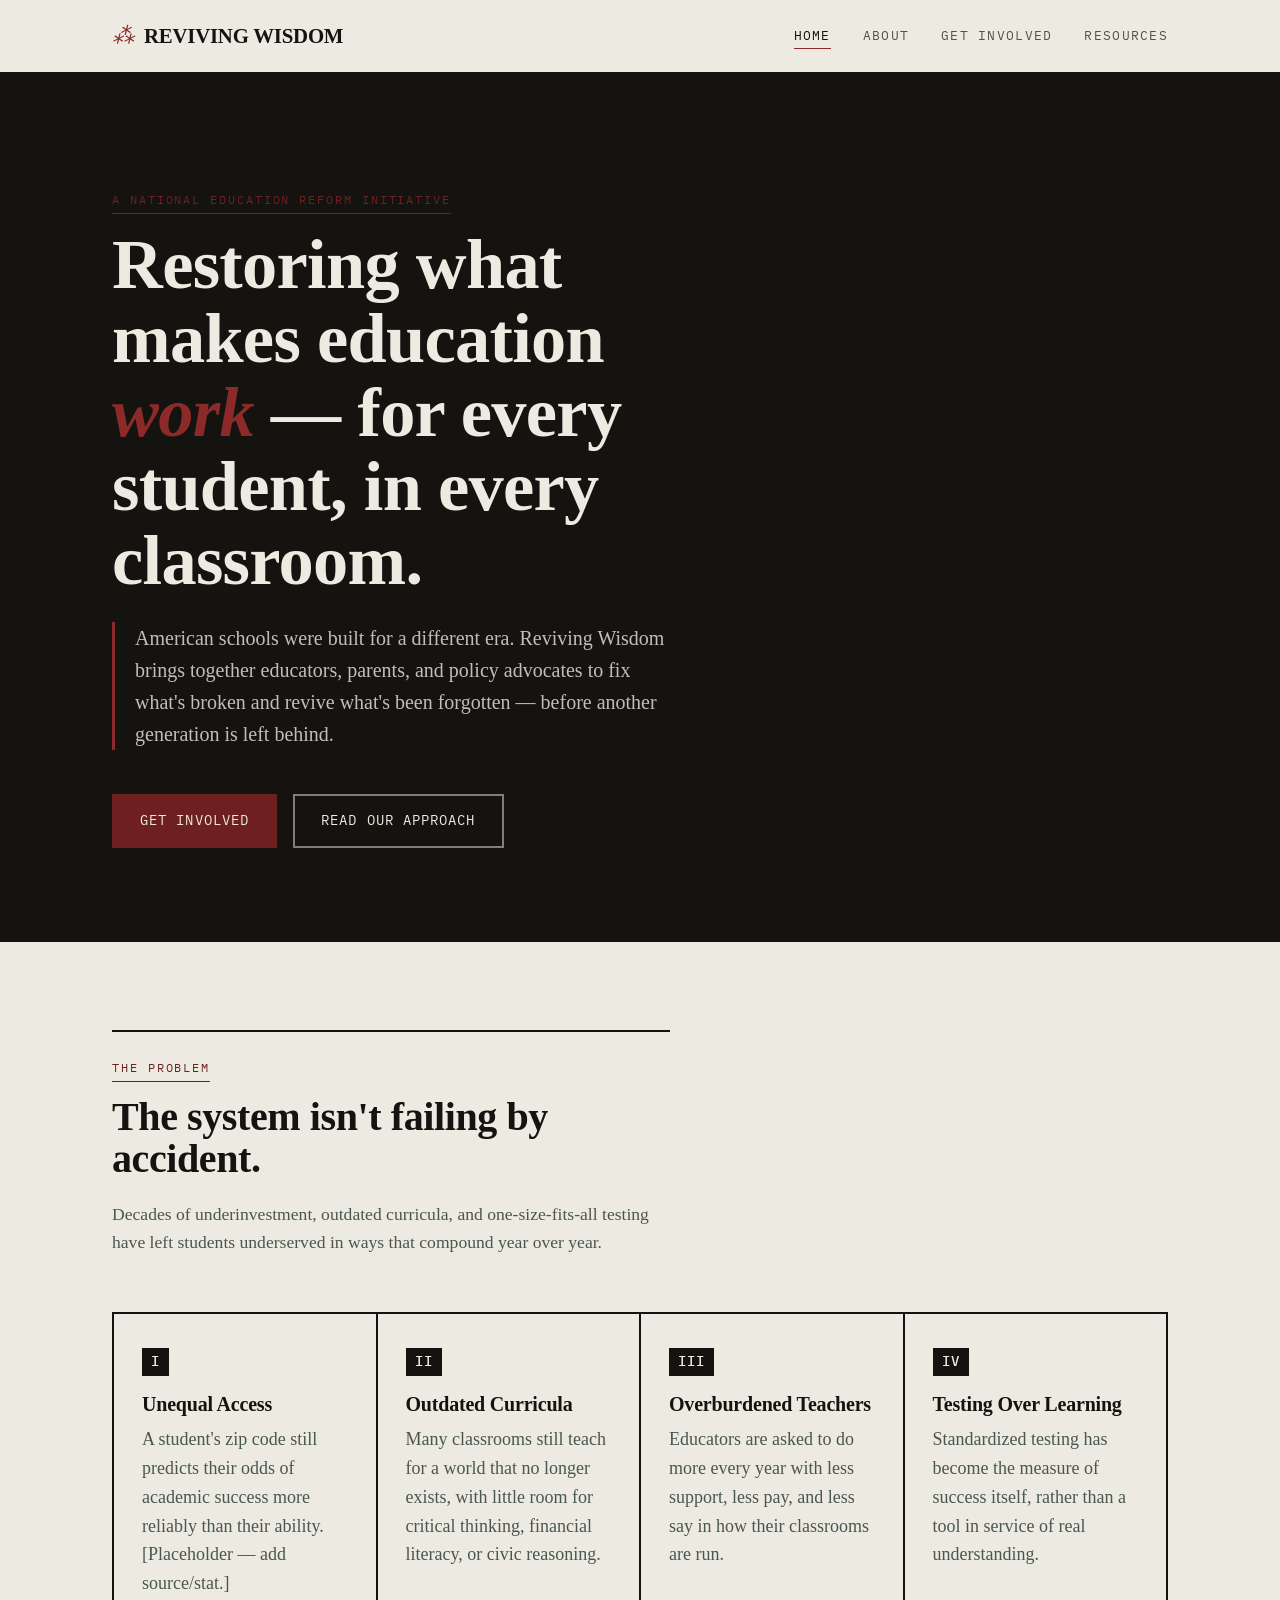
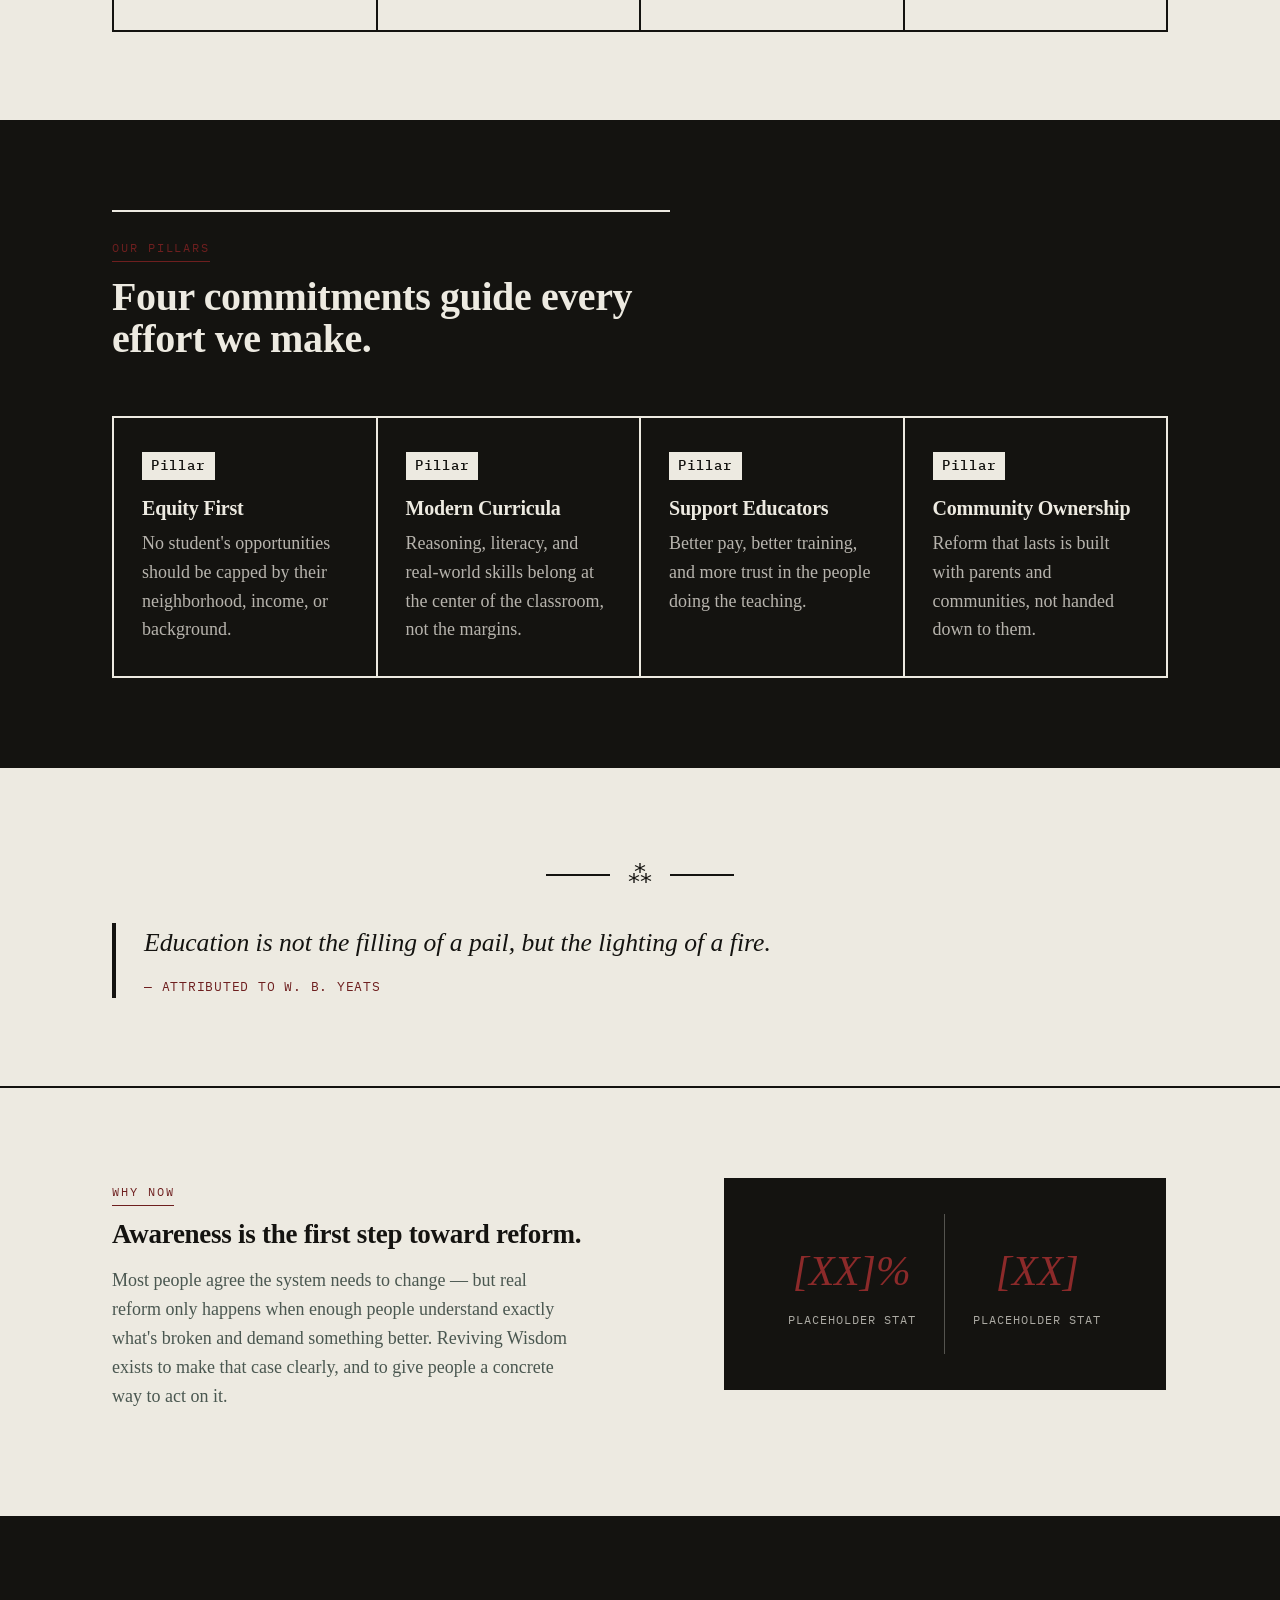
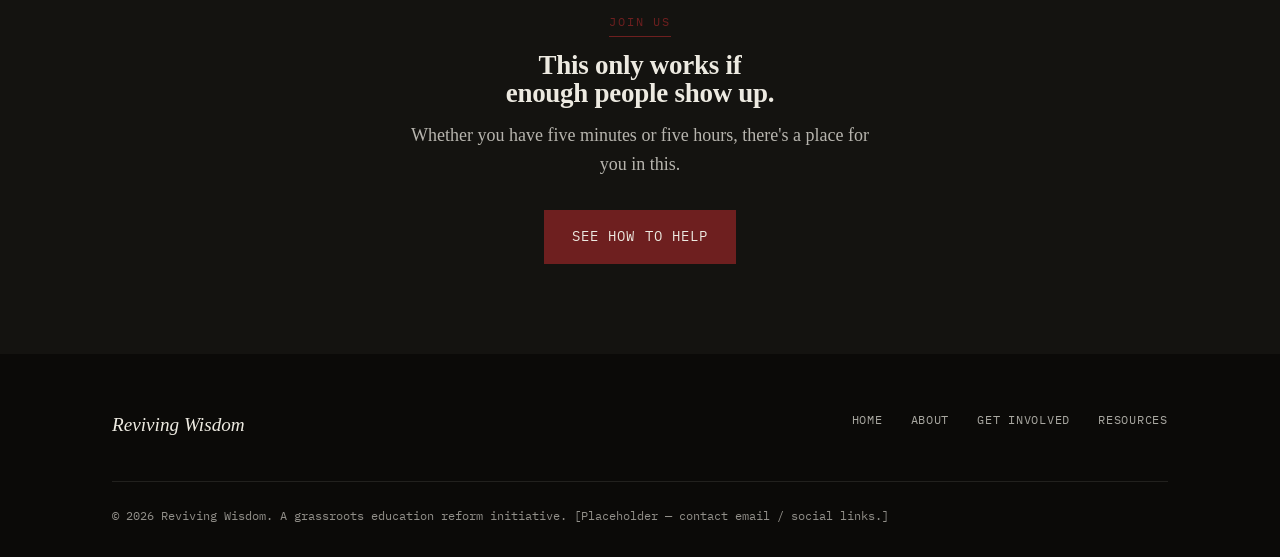
<file: index.html>
<!DOCTYPE html>
<html lang="en">
<head>
<meta charset="UTF-8">
<meta name="viewport" content="width=device-width, initial-scale=1.0">
<title>Reviving Wisdom — Reforming American Education</title>
<meta name="description" content="Reviving Wisdom is a grassroots initiative working to make the American education system more effective, equitable, and built to last.">
<link rel="preconnect" href="https://fonts.googleapis.com">
<link rel="preconnect" href="https://fonts.gstatic.com" crossorigin>
<link href="https://fonts.googleapis.com/css2?family=Old+Standard+TT:ital,wght@0,400;0,700;1,400&family=IBM+Plex+Mono:wght@400;500&display=swap" rel="stylesheet">
<link rel="stylesheet" href="styles.css">
</head>
<body>

<header class="site-header">
  <div class="wrap">
    <a href="index.html" class="brand">
      <span class="mark">⁂</span>
      <span class="name">Reviving Wisdom</span>
    </a>
    <button class="nav-toggle" aria-label="Toggle navigation" aria-expanded="false">Menu</button>
    <ul class="nav-links">
      <li><a href="index.html" class="active">Home</a></li>
      <li><a href="about.html">About</a></li>
      <li><a href="get-involved.html">Get Involved</a></li>
      <li><a href="resources.html">Resources</a></li>
    </ul>
  </div>
</header>

<main>

  <section class="hero">
    <div class="wrap">
      <span class="eyebrow">A National Education Reform Initiative</span>
      <h1>Restoring what makes education <em>work</em> — for every student, in every classroom.</h1>
      <p class="lede">American schools were built for a different era. Reviving Wisdom brings together educators, parents, and policy advocates to fix what's broken and revive what's been forgotten — before another generation is left behind.</p>
      <div class="btn-row">
        <a href="get-involved.html" class="btn btn-primary">Get Involved</a>
        <a href="about.html" class="btn btn-ghost">Read Our Approach</a>
      </div>
    </div>
  </section>

  <section>
    <div class="wrap">
      <div class="section-head">
        <span class="eyebrow">The Problem</span>
        <h2>The system isn't failing by accident.</h2>
        <p>Decades of underinvestment, outdated curricula, and one-size-fits-all testing have left students underserved in ways that compound year over year.</p>
      </div>
      <div class="grid">
        <div class="card">
          <span class="num">I</span>
          <h3>Unequal Access</h3>
          <p>A student's zip code still predicts their odds of academic success more reliably than their ability. [Placeholder — add source/stat.]</p>
        </div>
        <div class="card">
          <span class="num">II</span>
          <h3>Outdated Curricula</h3>
          <p>Many classrooms still teach for a world that no longer exists, with little room for critical thinking, financial literacy, or civic reasoning.</p>
        </div>
        <div class="card">
          <span class="num">III</span>
          <h3>Overburdened Teachers</h3>
          <p>Educators are asked to do more every year with less support, less pay, and less say in how their classrooms are run.</p>
        </div>
        <div class="card">
          <span class="num">IV</span>
          <h3>Testing Over Learning</h3>
          <p>Standardized testing has become the measure of success itself, rather than a tool in service of real understanding.</p>
        </div>
      </div>
    </div>
  </section>

  <section class="section-slate">
    <div class="wrap">
      <div class="section-head">
        <span class="eyebrow">Our Pillars</span>
        <h2>Four commitments guide every effort we make.</h2>
      </div>
      <div class="grid">
        <div class="card">
          <span class="num">Pillar</span>
          <h3>Equity First</h3>
          <p>No student's opportunities should be capped by their neighborhood, income, or background.</p>
        </div>
        <div class="card">
          <span class="num">Pillar</span>
          <h3>Modern Curricula</h3>
          <p>Reasoning, literacy, and real-world skills belong at the center of the classroom, not the margins.</p>
        </div>
        <div class="card">
          <span class="num">Pillar</span>
          <h3>Support Educators</h3>
          <p>Better pay, better training, and more trust in the people doing the teaching.</p>
        </div>
        <div class="card">
          <span class="num">Pillar</span>
          <h3>Community Ownership</h3>
          <p>Reform that lasts is built with parents and communities, not handed down to them.</p>
        </div>
      </div>
    </div>
  </section>

  <section class="section-alt">
    <div class="wrap">
      <div class="mark-divider"><span class="glyph">⁂</span></div>
      <blockquote class="pull-quote">
        Education is not the filling of a pail, but the lighting of a fire.
        <cite>— Attributed to W. B. Yeats</cite>
      </blockquote>
    </div>
  </section>

  <section>
    <div class="wrap">
      <div class="two-col">
        <div>
          <span class="eyebrow">Why Now</span>
          <h2>Awareness is the first step toward reform.</h2>
          <p style="color:#4A5750; max-width: 52ch;">Most people agree the system needs to change — but real reform only happens when enough people understand exactly what's broken and demand something better. Reviving Wisdom exists to make that case clearly, and to give people a concrete way to act on it.</p>
        </div>
        <div class="stat-row" style="background:var(--slate); padding:36px; border-radius:6px;">
          <div class="stat">
            <div class="figure">[XX]%</div>
            <div class="label">Placeholder Stat</div>
          </div>
          <div class="stat">
            <div class="figure">[XX]</div>
            <div class="label">Placeholder Stat</div>
          </div>
        </div>
      </div>
    </div>
  </section>

  <section class="section-slate">
    <div class="wrap" style="text-align:center;">
      <span class="eyebrow">Join Us</span>
      <h2 style="max-width: 20ch; margin-left:auto; margin-right:auto;">This only works if enough people show up.</h2>
      <p style="color:rgba(237,235,227,0.75); max-width:52ch; margin:0 auto 32px;">Whether you have five minutes or five hours, there's a place for you in this.</p>
      <a href="get-involved.html" class="btn btn-primary">See How to Help</a>
    </div>
  </section>

</main>

<footer class="site-footer">
  <div class="wrap">
    <div class="footer-top">
      <div class="footer-brand">Reviving Wisdom</div>
      <ul class="footer-links">
        <li><a href="index.html">Home</a></li>
        <li><a href="about.html">About</a></li>
        <li><a href="get-involved.html">Get Involved</a></li>
        <li><a href="resources.html">Resources</a></li>
      </ul>
    </div>
    <div class="footer-bottom">
      © 2026 Reviving Wisdom. A grassroots education reform initiative. [Placeholder — contact email / social links.]
    </div>
  </div>
</footer>

<script src="script.js"></script>
</body>
</html>
</file>
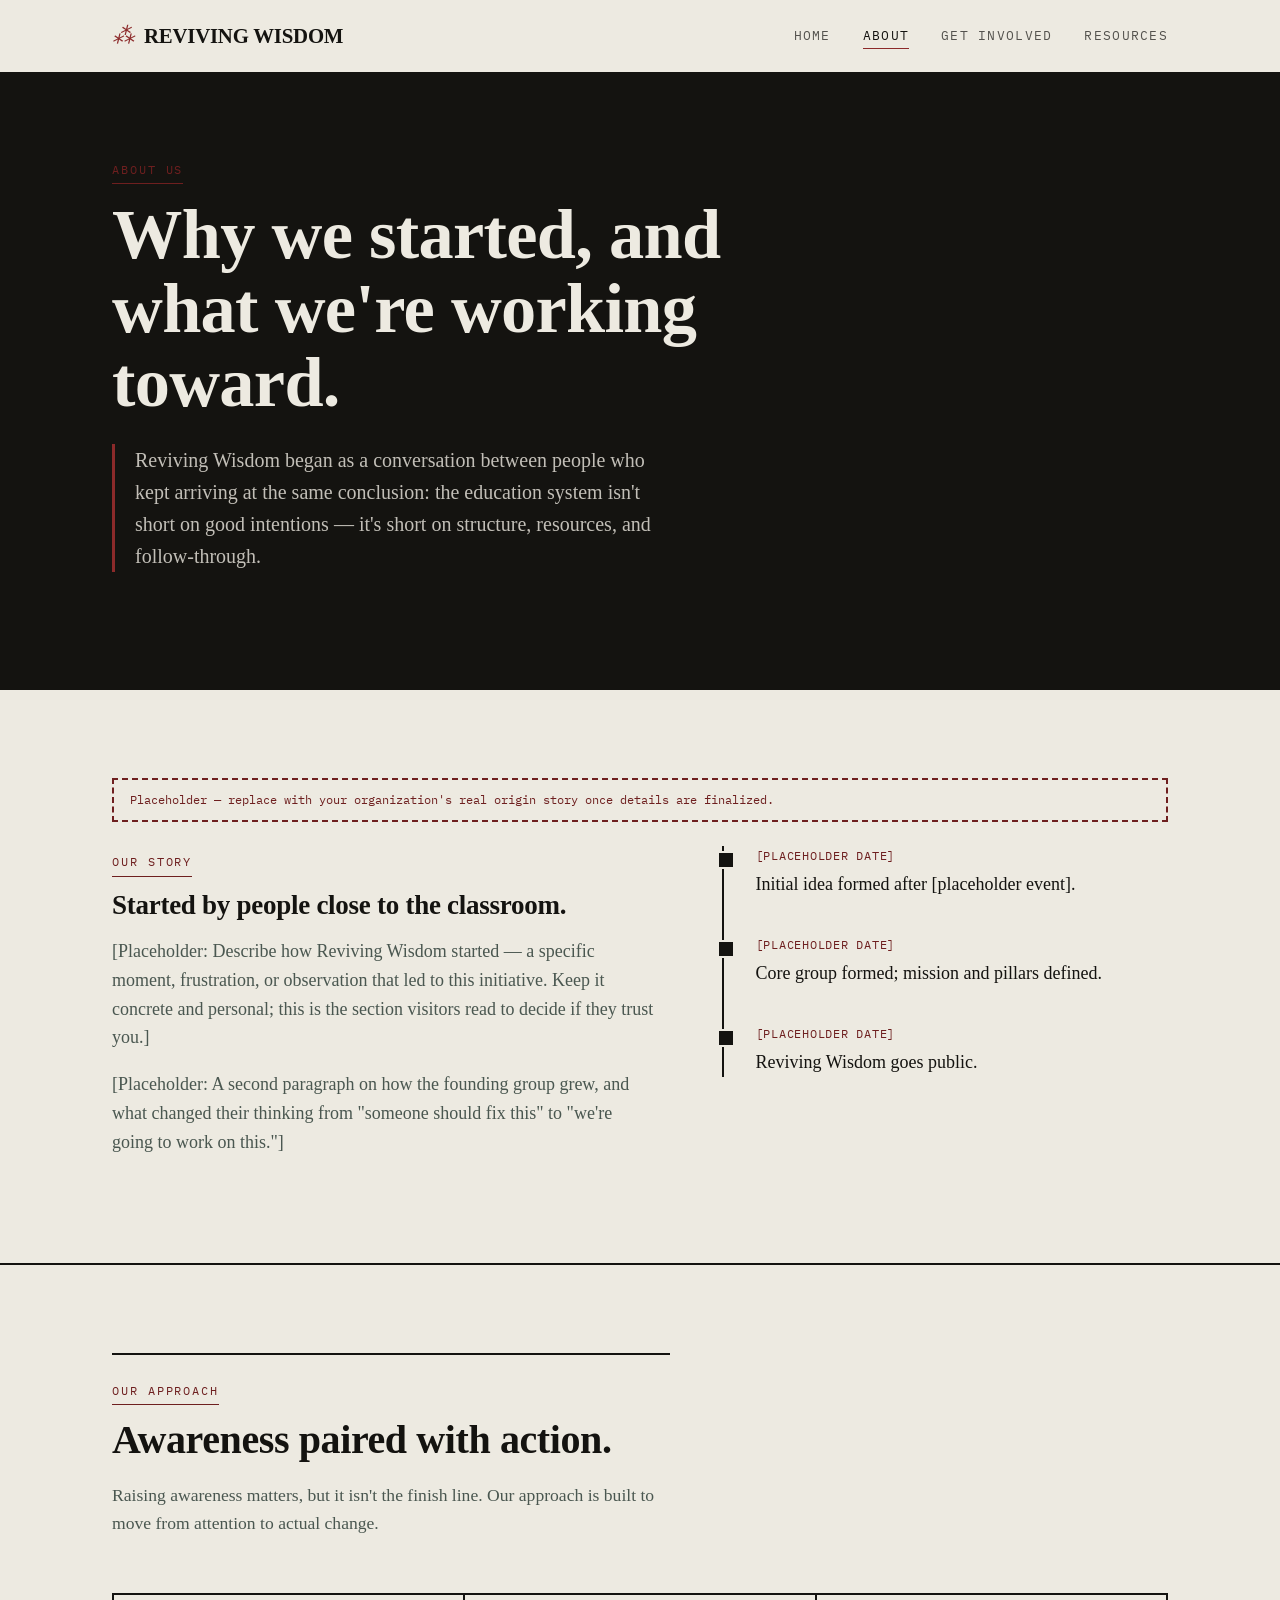
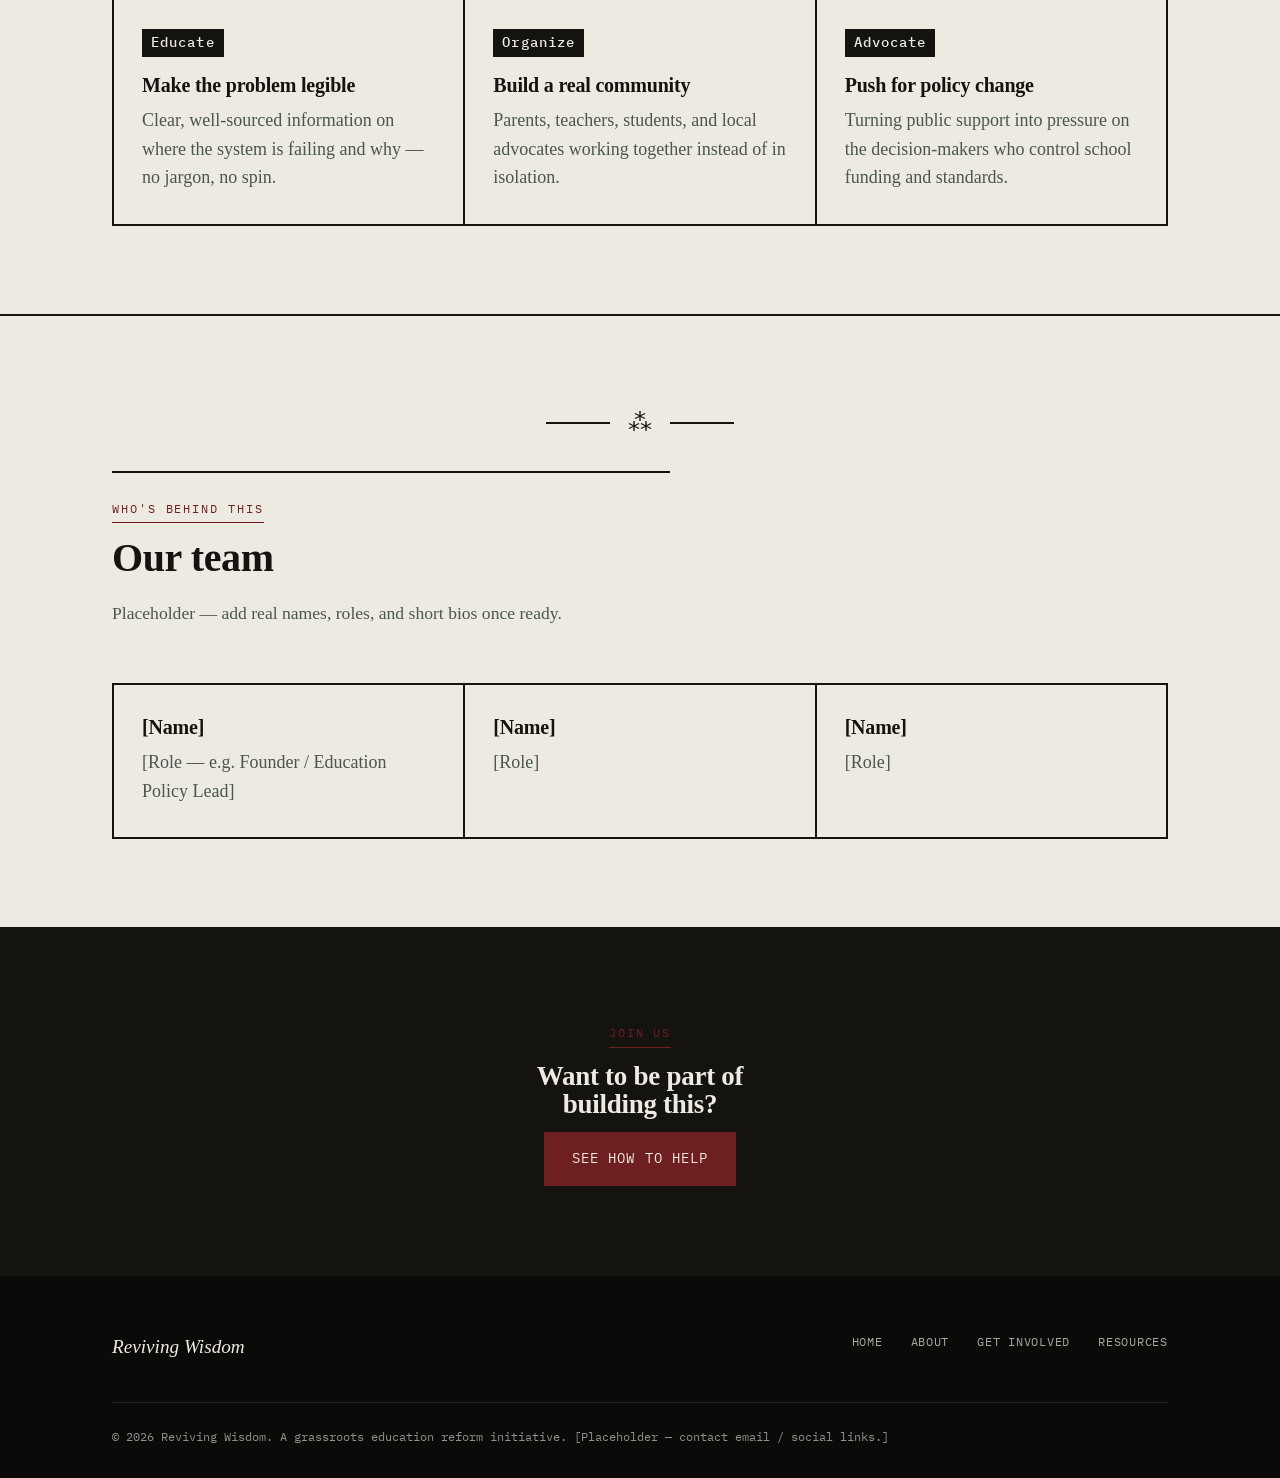
<file: about.html>
<!DOCTYPE html>
<html lang="en">
<head>
<meta charset="UTF-8">
<meta name="viewport" content="width=device-width, initial-scale=1.0">
<title>About — Reviving Wisdom</title>
<meta name="description" content="Learn about Reviving Wisdom's mission, origin, and approach to reforming American education.">
<link rel="preconnect" href="https://fonts.googleapis.com">
<link rel="preconnect" href="https://fonts.gstatic.com" crossorigin>
<link href="https://fonts.googleapis.com/css2?family=Old+Standard+TT:ital,wght@0,400;0,700;1,400&family=IBM+Plex+Mono:wght@400;500&display=swap" rel="stylesheet">
<link rel="stylesheet" href="styles.css">
</head>
<body>

<header class="site-header">
  <div class="wrap">
    <a href="index.html" class="brand">
      <span class="mark">⁂</span>
      <!-- this is the symbol -->
      <span class="name">Reviving Wisdom</span>
    </a>
    <button class="nav-toggle" aria-label="Toggle navigation" aria-expanded="false">Menu</button>
    <ul class="nav-links">
      <li><a href="index.html">Home</a></li>
      <li><a href="about.html" class="active">About</a></li>
      <li><a href="get-involved.html">Get Involved</a></li>
      <li><a href="resources.html">Resources</a></li>
    </ul>
  </div>
</header>

<main>

  <section class="hero" style="padding: 80px 0 70px;">
    <div class="wrap">
      <span class="eyebrow">About Us</span>
      <h1 style="max-width: 18ch;">Why we started, and what we're working toward.</h1>
      <p class="lede">Reviving Wisdom began as a conversation between people who kept arriving at the same conclusion: the education system isn't short on good intentions — it's short on structure, resources, and follow-through.</p>
    </div>
  </section>

  <section>
    <div class="wrap">
      <div class="placeholder-note">Placeholder — replace with your organization's real origin story once details are finalized.</div>
      <div class="two-col">
        <div>
          <span class="eyebrow">Our Story</span>
          <h2>Started by people close to the classroom.</h2>
          <p style="color:#4A5750;">[Placeholder: Describe how Reviving Wisdom started — a specific moment, frustration, or observation that led to this initiative. Keep it concrete and personal; this is the section visitors read to decide if they trust you.]</p>
          <p style="color:#4A5750;">[Placeholder: A second paragraph on how the founding group grew, and what changed their thinking from "someone should fix this" to "we're going to work on this."]</p>
        </div>
        <div class="timeline">
          <div class="entry">
            <div class="when">[Placeholder Date]</div>
            <p style="margin:0;">Initial idea formed after [placeholder event].</p>
          </div>
          <div class="entry">
            <div class="when">[Placeholder Date]</div>
            <p style="margin:0;">Core group formed; mission and pillars defined.</p>
          </div>
          <div class="entry">
            <div class="when">[Placeholder Date]</div>
            <p style="margin:0;">Reviving Wisdom goes public.</p>
          </div>
        </div>
      </div>
    </div>
  </section>

  <section class="section-alt">
    <div class="wrap">
      <div class="section-head">
        <span class="eyebrow">Our Approach</span>
        <h2>Awareness paired with action.</h2>
        <p>Raising awareness matters, but it isn't the finish line. Our approach is built to move from attention to actual change.</p>
      </div>
      <div class="grid">
        <div class="card">
          <span class="num">Educate</span>
          <h3>Make the problem legible</h3>
          <p>Clear, well-sourced information on where the system is failing and why — no jargon, no spin.</p>
        </div>
        <div class="card">
          <span class="num">Organize</span>
          <h3>Build a real community</h3>
          <p>Parents, teachers, students, and local advocates working together instead of in isolation.</p>
        </div>
        <div class="card">
          <span class="num">Advocate</span>
          <h3>Push for policy change</h3>
          <p>Turning public support into pressure on the decision-makers who control school funding and standards.</p>
        </div>
      </div>
    </div>
  </section>

  <section>
    <div class="wrap">
      <div class="mark-divider"><span class="glyph">⁂</span></div>
      <div class="section-head">
        <span class="eyebrow">Who's Behind This</span>
        <h2>Our team</h2>
        <p>Placeholder — add real names, roles, and short bios once ready.</p>
      </div>
      <div class="grid">
        <div class="card">
          <h3>[Name]</h3>
          <p>[Role — e.g. Founder / Education Policy Lead]</p>
        </div>
        <div class="card">
          <h3>[Name]</h3>
          <p>[Role]</p>
        </div>
        <div class="card">
          <h3>[Name]</h3>
          <p>[Role]</p>
        </div>
      </div>
    </div>
  </section>

  <section class="section-slate">
    <div class="wrap" style="text-align:center;">
      <span class="eyebrow">Join Us</span>
      <h2 style="max-width: 22ch; margin-left:auto; margin-right:auto;">Want to be part of building this?</h2>
      <a href="get-involved.html" class="btn btn-primary">See How to Help</a>
    </div>
  </section>

</main>

<footer class="site-footer">
  <div class="wrap">
    <div class="footer-top">
      <div class="footer-brand">Reviving Wisdom</div>
      <ul class="footer-links">
        <li><a href="index.html">Home</a></li>
        <li><a href="about.html">About</a></li>
        <li><a href="get-involved.html">Get Involved</a></li>
        <li><a href="resources.html">Resources</a></li>
      </ul>
    </div>
    <div class="footer-bottom">
      © 2026 Reviving Wisdom. A grassroots education reform initiative. [Placeholder — contact email / social links.]
    </div>
  </div>
</footer>

<script src="script.js"></script>
</body>
</html>
</file>
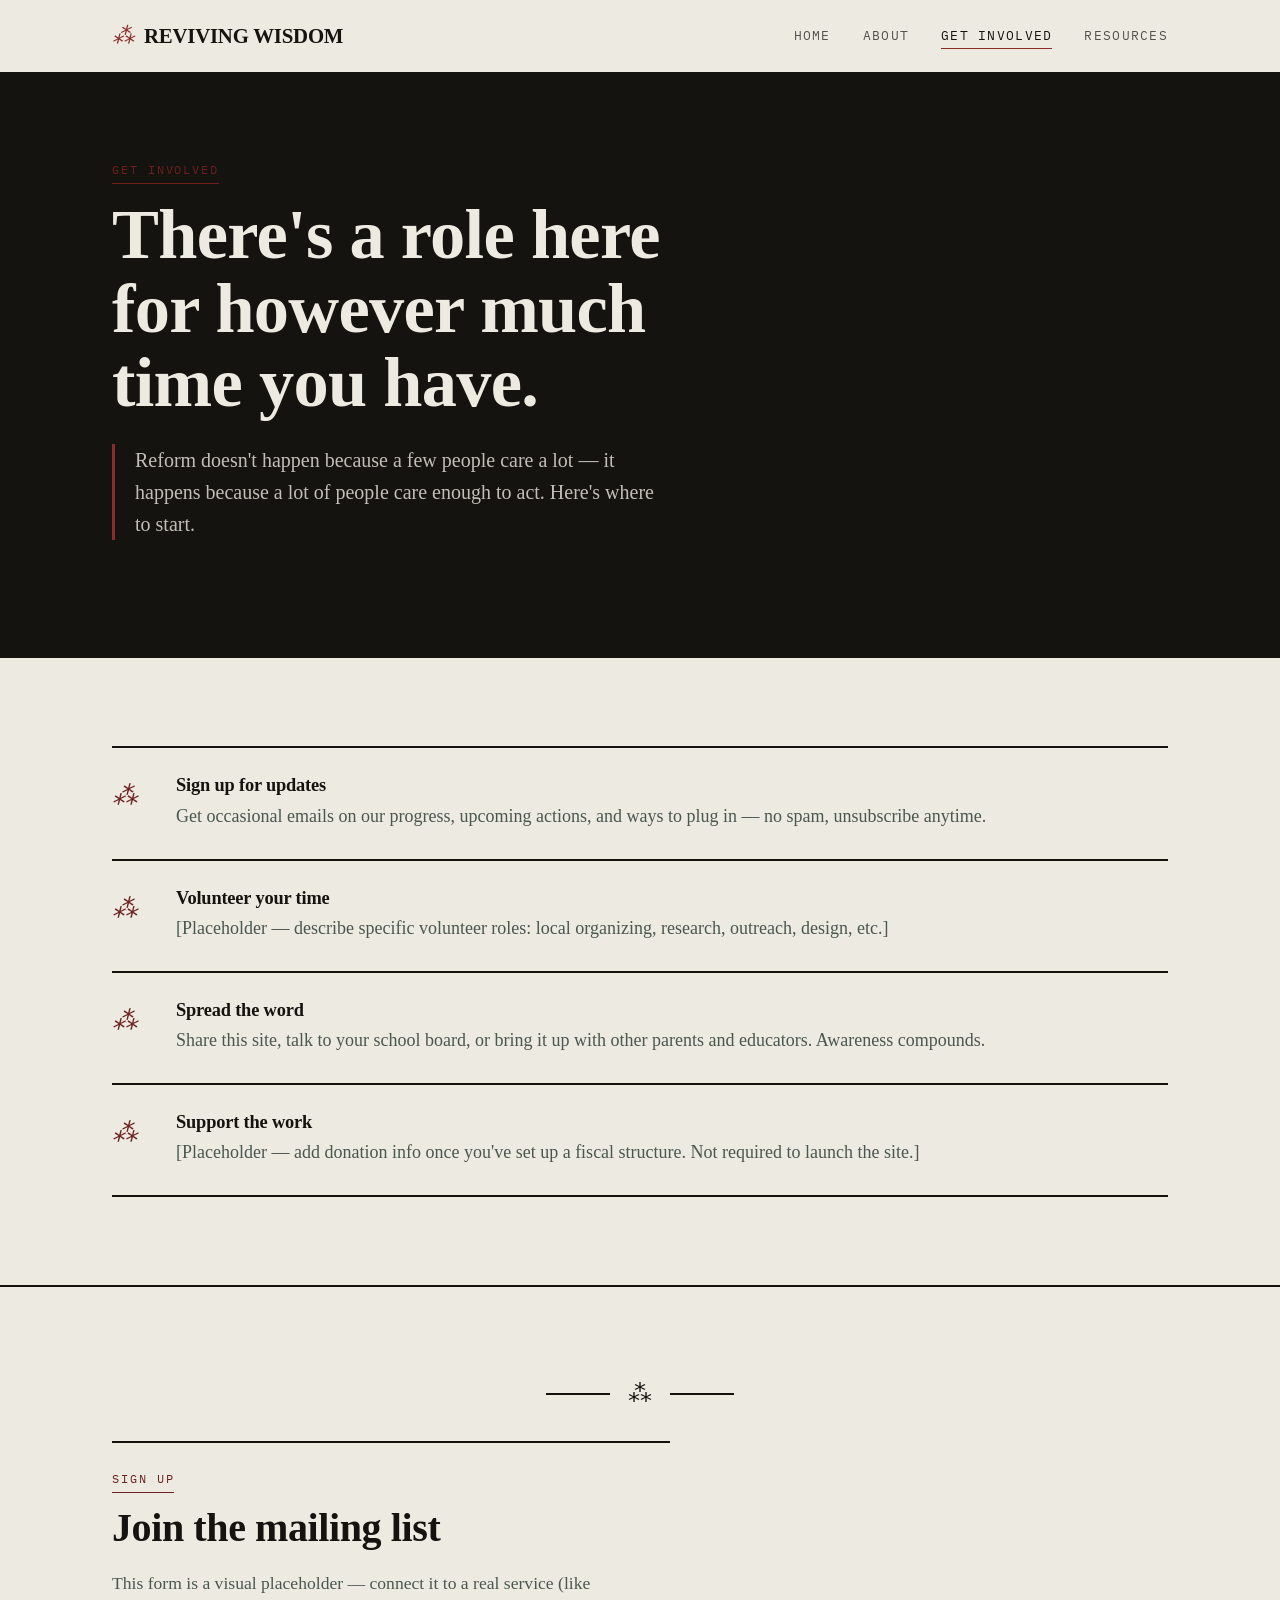
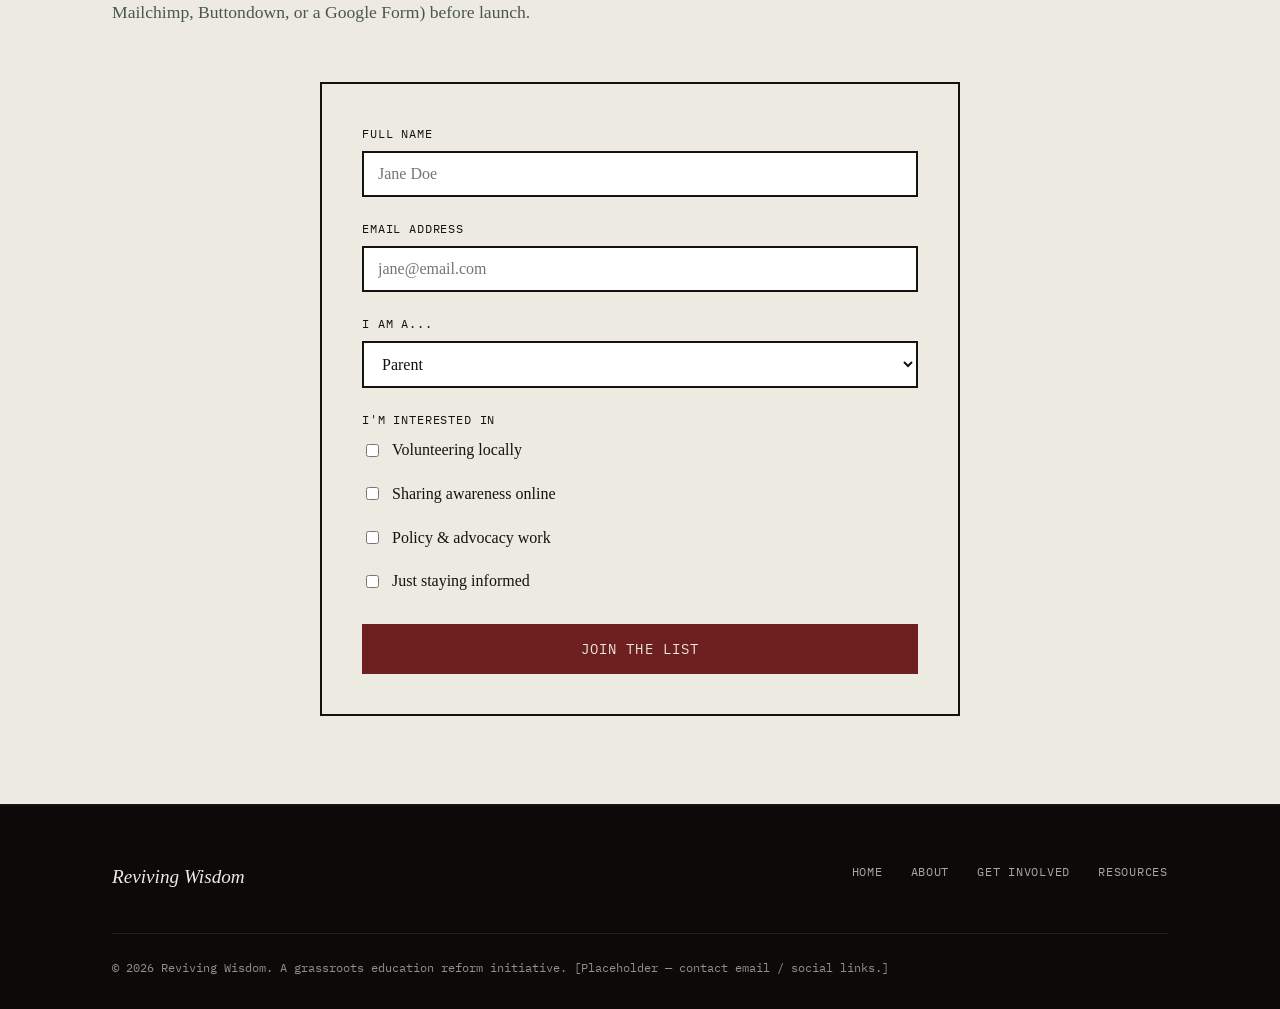
<file: get-involved.html>
<!DOCTYPE html>
<html lang="en">
<head>
<meta charset="UTF-8">
<meta name="viewport" content="width=device-width, initial-scale=1.0">
<title>Get Involved — Reviving Wisdom</title>
<meta name="description" content="Ways to support Reviving Wisdom's mission to reform American education — volunteer, donate, spread the word, or sign up for updates.">
<link rel="preconnect" href="https://fonts.googleapis.com">
<link rel="preconnect" href="https://fonts.gstatic.com" crossorigin>
<link href="https://fonts.googleapis.com/css2?family=Old+Standard+TT:ital,wght@0,400;0,700;1,400&family=IBM+Plex+Mono:wght@400;500&display=swap" rel="stylesheet">
<link rel="stylesheet" href="styles.css">
</head>
<body>

<header class="site-header">
  <div class="wrap">
    <a href="index.html" class="brand">
      <span class="mark">⁂</span>
      <span class="name">Reviving Wisdom</span>
    </a>
    <button class="nav-toggle" aria-label="Toggle navigation" aria-expanded="false">Menu</button>
    <ul class="nav-links">
      <li><a href="index.html">Home</a></li>
      <li><a href="about.html">About</a></li>
      <li><a href="get-involved.html" class="active">Get Involved</a></li>
      <li><a href="resources.html">Resources</a></li>
    </ul>
  </div>
</header>

<main>

  <section class="hero" style="padding: 80px 0 70px;">
    <div class="wrap">
      <span class="eyebrow">Get Involved</span>
      <h1 style="max-width: 18ch;">There's a role here for however much time you have.</h1>
      <p class="lede">Reform doesn't happen because a few people care a lot — it happens because a lot of people care enough to act. Here's where to start.</p>
    </div>
  </section>

  <section>
    <div class="wrap">
      <div class="way-card">
        <div class="icon">⁂</div>
        <div>
          <h3>Sign up for updates</h3>
          <p>Get occasional emails on our progress, upcoming actions, and ways to plug in — no spam, unsubscribe anytime.</p>
        </div>
      </div>
      <div class="way-card">
        <div class="icon">⁂</div>
        <div>
          <h3>Volunteer your time</h3>
          <p>[Placeholder — describe specific volunteer roles: local organizing, research, outreach, design, etc.]</p>
        </div>
      </div>
      <div class="way-card">
        <div class="icon">⁂</div>
        <div>
          <h3>Spread the word</h3>
          <p>Share this site, talk to your school board, or bring it up with other parents and educators. Awareness compounds.</p>
        </div>
      </div>
      <div class="way-card">
        <div class="icon">⁂</div>
        <div>
          <h3>Support the work</h3>
          <p>[Placeholder — add donation info once you've set up a fiscal structure. Not required to launch the site.]</p>
        </div>
      </div>
    </div>
  </section>

  <section class="section-alt">
    <div class="wrap">
      <div class="mark-divider"><span class="glyph">⁂</span></div>
      <div class="section-head">
        <span class="eyebrow">Sign Up</span>
        <h2>Join the mailing list</h2>
        <p>This form is a visual placeholder — connect it to a real service (like Mailchimp, Buttondown, or a Google Form) before launch.</p>
      </div>

      <div class="form-card" style="max-width: 640px; margin: 0 auto;">
        <div class="field">
          <label for="name">Full name</label>
          <input type="text" id="name" name="name" placeholder="Jane Doe">
        </div>
        <div class="field">
          <label for="email">Email address</label>
          <input type="email" id="email" name="email" placeholder="jane@email.com">
        </div>
        <div class="field">
          <label for="role">I am a...</label>
          <select id="role" name="role">
            <option>Parent</option>
            <option>Teacher / Educator</option>
            <option>Student</option>
            <option>Policy / advocacy professional</option>
            <option>Concerned citizen</option>
            <option>Other</option>
          </select>
        </div>
        <div class="field">
          <label>I'm interested in</label>
          <div class="checkbox-row">
            <label class="opt"><input type="checkbox"> Volunteering locally</label>
            <label class="opt"><input type="checkbox"> Sharing awareness online</label>
            <label class="opt"><input type="checkbox"> Policy & advocacy work</label>
            <label class="opt"><input type="checkbox"> Just staying informed</label>
          </div>
        </div>
        <button type="button" class="btn btn-primary" style="width:100%; justify-content:center;">Join the List</button>
      </div>
    </div>
  </section>

</main>

<footer class="site-footer">
  <div class="wrap">
    <div class="footer-top">
      <div class="footer-brand">Reviving Wisdom</div>
      <ul class="footer-links">
        <li><a href="index.html">Home</a></li>
        <li><a href="about.html">About</a></li>
        <li><a href="get-involved.html">Get Involved</a></li>
        <li><a href="resources.html">Resources</a></li>
      </ul>
    </div>
    <div class="footer-bottom">
      © 2026 Reviving Wisdom. A grassroots education reform initiative. [Placeholder — contact email / social links.]
    </div>
  </div>
</footer>

<script src="script.js"></script>
</body>
</html>
</file>
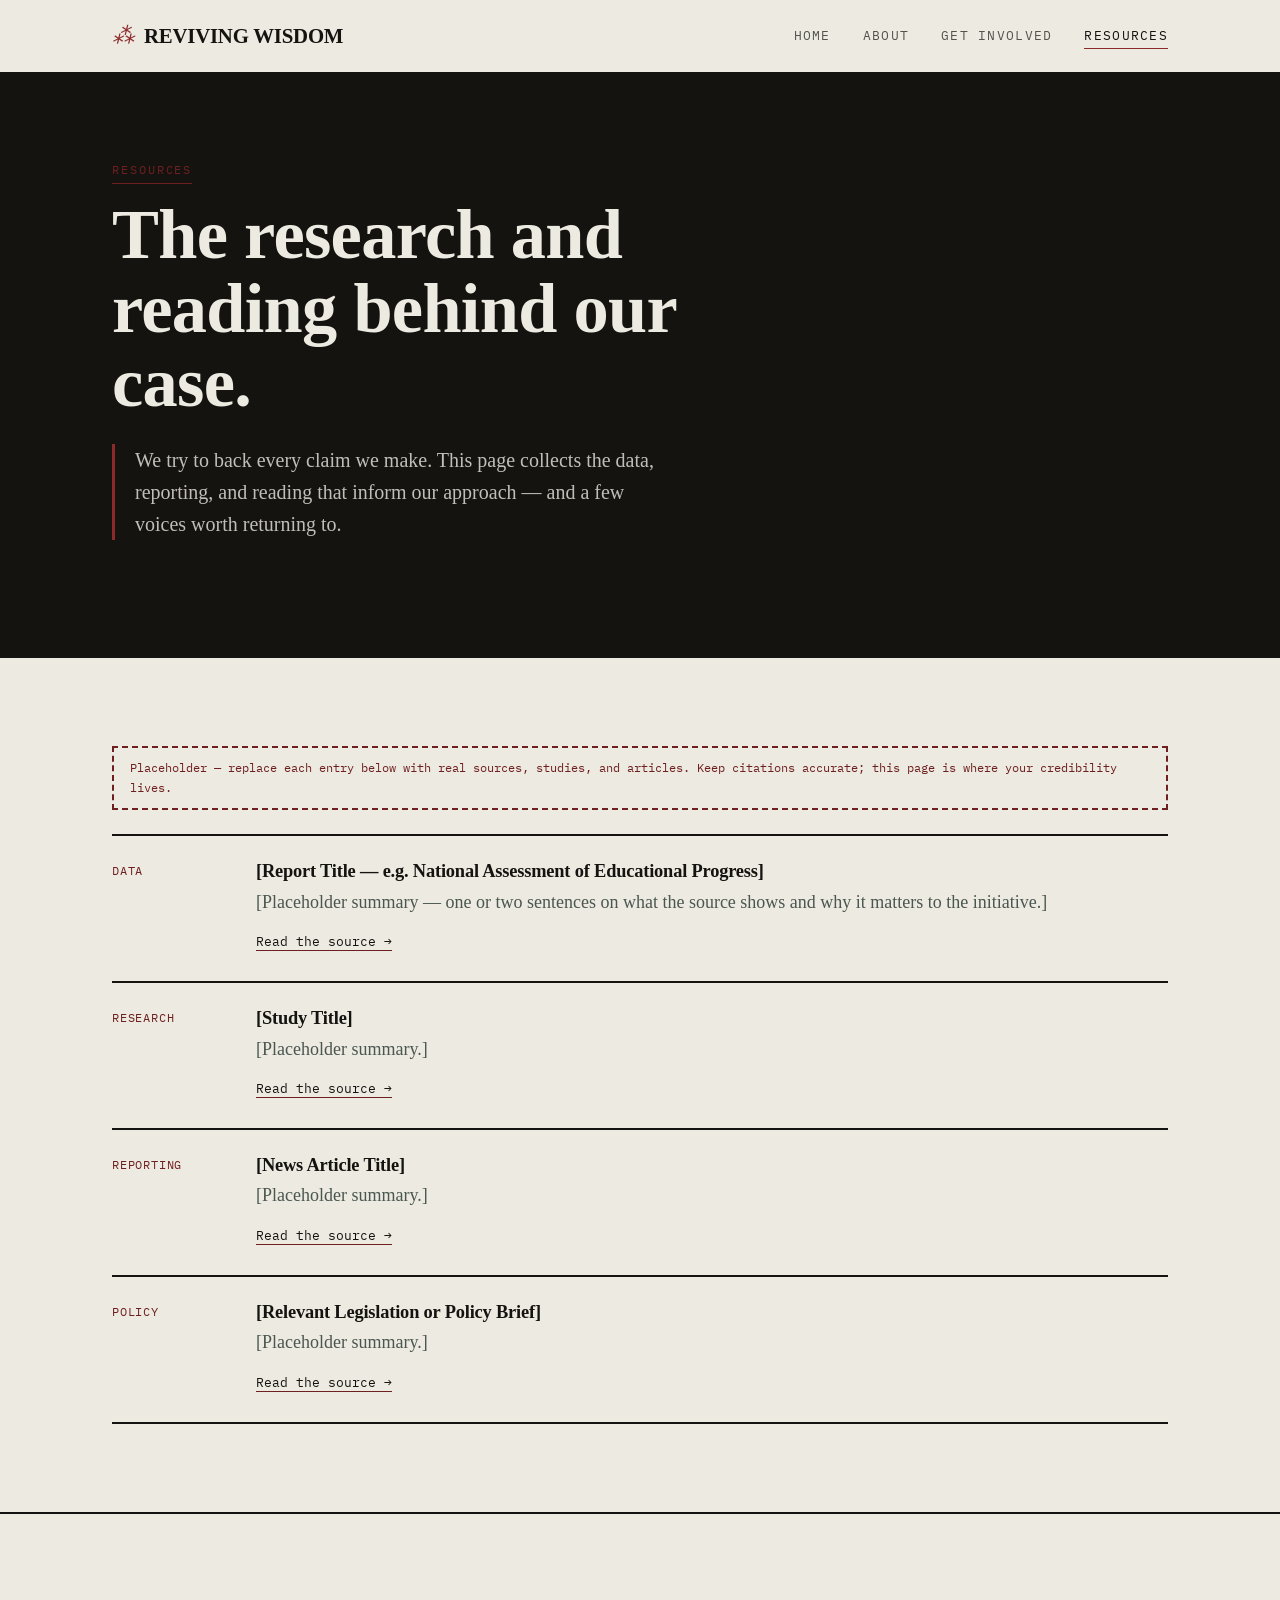
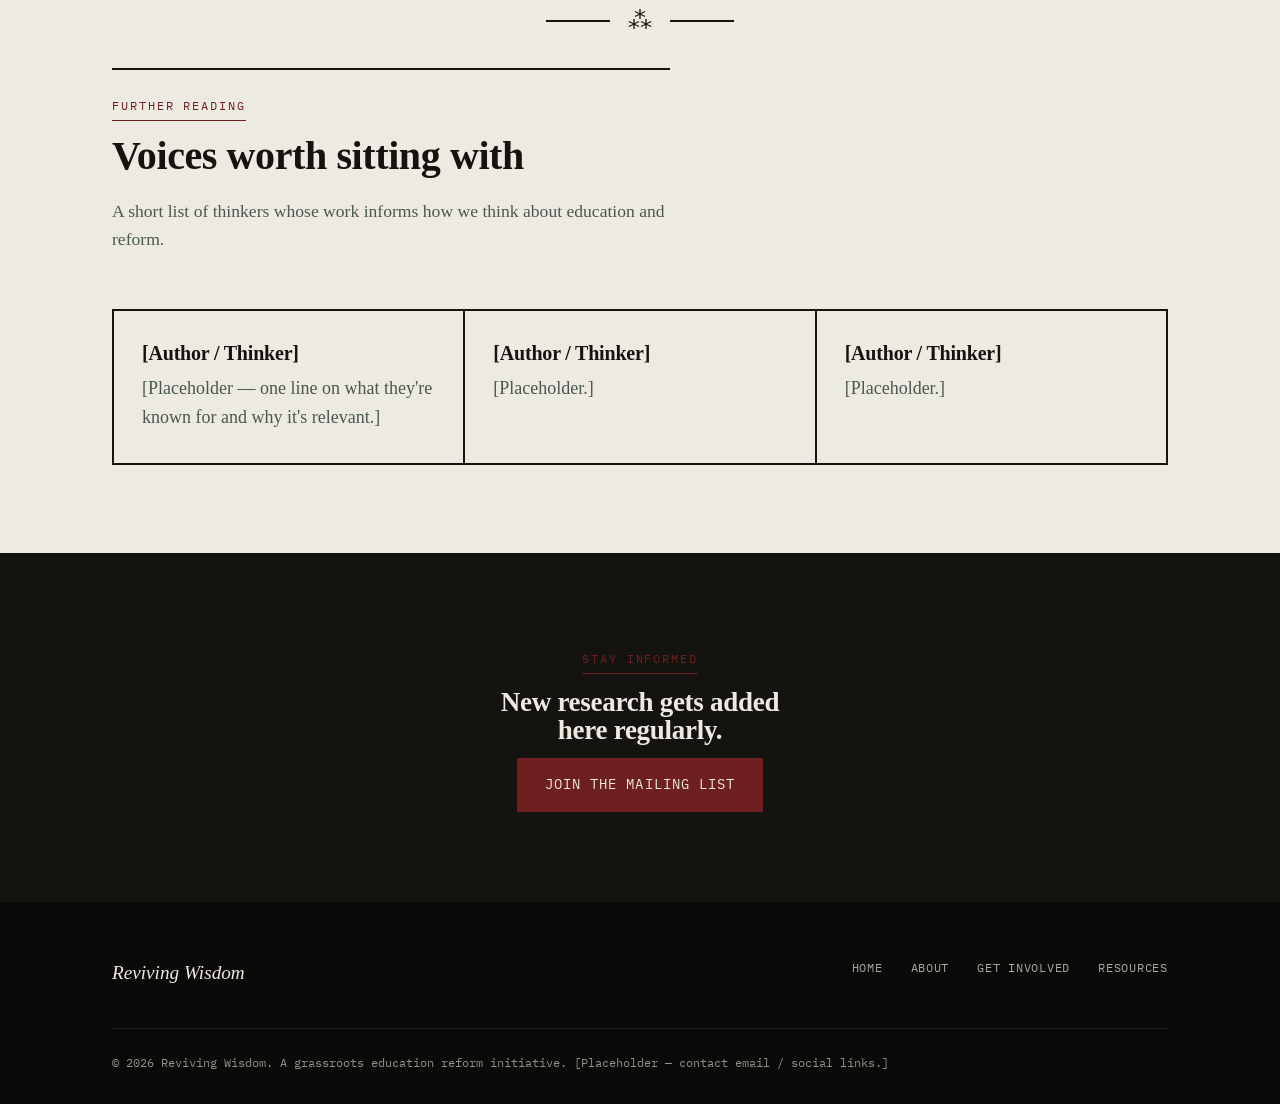
<file: resources.html>
<!DOCTYPE html>
<html lang="en">
<head>
<meta charset="UTF-8">
<meta name="viewport" content="width=device-width, initial-scale=1.0">
<title>Resources — Reviving Wisdom</title>
<meta name="description" content="Research, readings, and data behind Reviving Wisdom's education reform initiative.">
<link rel="preconnect" href="https://fonts.googleapis.com">
<link rel="preconnect" href="https://fonts.gstatic.com" crossorigin>
<link href="https://fonts.googleapis.com/css2?family=Old+Standard+TT:ital,wght@0,400;0,700;1,400&family=IBM+Plex+Mono:wght@400;500&display=swap" rel="stylesheet">
<link rel="stylesheet" href="styles.css">
</head>
<body>

<header class="site-header">
  <div class="wrap">
    <a href="index.html" class="brand">
      <span class="mark">⁂</span>
      <span class="name">Reviving Wisdom</span>
    </a>
    <button class="nav-toggle" aria-label="Toggle navigation" aria-expanded="false">Menu</button>
    <ul class="nav-links">
      <li><a href="index.html">Home</a></li>
      <li><a href="about.html">About</a></li>
      <li><a href="get-involved.html">Get Involved</a></li>
      <li><a href="resources.html" class="active">Resources</a></li>
    </ul>
  </div>
</header>

<main>

  <section class="hero" style="padding: 80px 0 70px;">
    <div class="wrap">
      <span class="eyebrow">Resources</span>
      <h1 style="max-width: 18ch;">The research and reading behind our case.</h1>
      <p class="lede">We try to back every claim we make. This page collects the data, reporting, and reading that inform our approach — and a few voices worth returning to.</p>
    </div>
  </section>

  <section>
    <div class="wrap">
      <div class="placeholder-note">Placeholder — replace each entry below with real sources, studies, and articles. Keep citations accurate; this page is where your credibility lives.</div>

      <div class="resource-item">
        <div class="tag">Data</div>
        <div>
          <h3>[Report Title — e.g. National Assessment of Educational Progress]</h3>
          <p>[Placeholder summary — one or two sentences on what the source shows and why it matters to the initiative.]</p>
          <a class="rlink" href="#">Read the source →</a>
        </div>
      </div>

      <div class="resource-item">
        <div class="tag">Research</div>
        <div>
          <h3>[Study Title]</h3>
          <p>[Placeholder summary.]</p>
          <a class="rlink" href="#">Read the source →</a>
        </div>
      </div>

      <div class="resource-item">
        <div class="tag">Reporting</div>
        <div>
          <h3>[News Article Title]</h3>
          <p>[Placeholder summary.]</p>
          <a class="rlink" href="#">Read the source →</a>
        </div>
      </div>

      <div class="resource-item">
        <div class="tag">Policy</div>
        <div>
          <h3>[Relevant Legislation or Policy Brief]</h3>
          <p>[Placeholder summary.]</p>
          <a class="rlink" href="#">Read the source →</a>
        </div>
      </div>
    </div>
  </section>

  <section class="section-alt">
    <div class="wrap">
      <div class="mark-divider"><span class="glyph">⁂</span></div>
      <div class="section-head">
        <span class="eyebrow">Further Reading</span>
        <h2>Voices worth sitting with</h2>
        <p>A short list of thinkers whose work informs how we think about education and reform.</p>
      </div>
      <div class="grid">
        <div class="card">
          <h3>[Author / Thinker]</h3>
          <p>[Placeholder — one line on what they're known for and why it's relevant.]</p>
        </div>
        <div class="card">
          <h3>[Author / Thinker]</h3>
          <p>[Placeholder.]</p>
        </div>
        <div class="card">
          <h3>[Author / Thinker]</h3>
          <p>[Placeholder.]</p>
        </div>
      </div>
    </div>
  </section>

  <section class="section-slate">
    <div class="wrap" style="text-align:center;">
      <span class="eyebrow">Stay Informed</span>
      <h2 style="max-width: 22ch; margin-left:auto; margin-right:auto;">New research gets added here regularly.</h2>
      <a href="get-involved.html" class="btn btn-primary">Join the Mailing List</a>
    </div>
  </section>

</main>

<footer class="site-footer">
  <div class="wrap">
    <div class="footer-top">
      <div class="footer-brand">Reviving Wisdom</div>
      <ul class="footer-links">
        <li><a href="index.html">Home</a></li>
        <li><a href="about.html">About</a></li>
        <li><a href="get-involved.html">Get Involved</a></li>
        <li><a href="resources.html">Resources</a></li>
      </ul>
    </div>
    <div class="footer-bottom">
      © 2026 Reviving Wisdom. A grassroots education reform initiative. [Placeholder — contact email / social links.]
    </div>
  </div>
</footer>

<script src="script.js"></script>
</body>
</html>
</file>
<file: styles.css>
/* ============================================
   Reviving Wisdom — shared stylesheet
   Palette: chalkboard slate / chalk white / brass gold / muted brick / paper cream
   ============================================ */

:root {
  /* brutalist/classical: stark ink on stone, one seal-red accent */
  --slate: #141310;
  --slate-deep: #0B0A08;
  --chalk: #EDEAE1;
  --brass: #6E1F1F;
  --brass-bright: #8C2A2A;
  --brick: #6E1F1F;
  --paper: #EDEAE1;
  --paper-line: #141310;
  --ink: #141310;

  --font-display: 'Old Standard TT', Georgia, serif;
  --font-body: 'Old Standard TT', Georgia, serif;
  --font-mono: 'IBM Plex Mono', monospace;

  --max-width: 1120px;
  --radius: 0;
  --rule: 2px solid var(--ink);
}

* { box-sizing: border-box; border-radius: 0 !important; }

html {
  scroll-behavior: smooth;
}

@media (prefers-reduced-motion: reduce) {
  html { scroll-behavior: auto; }
  * { animation-duration: 0.01ms !important; animation-iteration-count: 1 !important; transition-duration: 0.01ms !important; }
}

body {
  margin: 0;
  font-family: var(--font-body);
  background: var(--paper);
  color: var(--ink);
  line-height: 1.6;
  font-size: 18px;
}

h1, h2, h3, h4 {
  font-family: var(--font-display);
  font-weight: 700;
  line-height: 1.05;
  margin: 0 0 0.5em 0;
  letter-spacing: -0.01em;
  text-transform: none;
}

h1 { font-weight: 700; }

a {
  color: inherit;
}

img { max-width: 100%; display: block; }

.wrap {
  max-width: var(--max-width);
  margin: 0 auto;
  padding: 0 32px;
}

/* ---------- Focus states ---------- */
a:focus-visible,
button:focus-visible,
input:focus-visible,
textarea:focus-visible {
  outline: 2px solid var(--brass-bright);
  outline-offset: 3px;
}

/* ---------- Header / nav ---------- */
.site-header {
  background: var(--paper);
  color: var(--ink);
  position: sticky;
  top: 0;
  z-index: 100;
  border-bottom: var(--rule);
}

.site-header .wrap {
  display: flex;
  align-items: center;
  justify-content: space-between;
  padding-top: 18px;
  padding-bottom: 18px;
}

.brand {
  display: flex;
  align-items: baseline;
  gap: 10px;
  text-decoration: none;
  color: var(--ink);
}

.brand .mark {
  color: var(--brass-bright);
  font-family: var(--font-display);
  font-style: italic;
  font-size: 1.4rem;
}

.brand .name {
  font-family: var(--font-display);
  font-size: 1.3rem;
  font-weight: 600;
  letter-spacing: -0.01em;
  text-transform: uppercase;
}

.nav-links {
  display: flex;
  gap: 32px;
  list-style: none;
  margin: 0;
  padding: 0;
  font-family: var(--font-mono);
  font-size: 0.8rem;
  text-transform: uppercase;
  letter-spacing: 0.1em;
}

.nav-links a {
  text-decoration: none;
  color: var(--ink);
  opacity: 0.7;
  padding-bottom: 4px;
  border-bottom: 1px solid transparent;
  transition: opacity 0.2s ease, border-color 0.2s ease;
}

.nav-links a:hover,
.nav-links a.active {
  opacity: 1;
  border-color: var(--brass-bright);
}

.nav-toggle {
  display: none;
  background: none;
  border: var(--rule);
  color: var(--ink);
  font-family: var(--font-mono);
  font-size: 0.75rem;
  padding: 8px 12px;
  cursor: pointer;
}

@media (max-width: 720px) {
  .nav-toggle { display: block; }
  .nav-links {
    position: absolute;
    top: 100%;
    left: 0;
    right: 0;
    background: var(--paper);
    flex-direction: column;
    gap: 0;
    max-height: 0;
    overflow: hidden;
    transition: max-height 0.3s ease;
    border-bottom: var(--rule);
  }
  .nav-links.open { max-height: 320px; }
  .nav-links li { border-top: 1px solid rgba(20,19,16,0.12); }
  .nav-links a { display: block; padding: 16px 32px; border-bottom: none; }
}

/* ---------- Correction-mark signature motif ---------- */
.mark-divider {
  display: flex;
  align-items: center;
  justify-content: center;
  gap: 18px;
  margin: 0 0 28px 0;
  color: var(--ink);
}

.mark-divider::before,
.mark-divider::after {
  content: "";
  height: 2px;
  width: 64px;
  background: var(--ink);
  opacity: 1;
}

.mark-divider .glyph {
  font-family: var(--font-display);
  font-style: normal;
  font-size: 1.5rem;
  transform: none;
  display: inline-block;
}

.eyebrow {
  font-family: var(--font-mono);
  font-size: 0.75rem;
  text-transform: uppercase;
  letter-spacing: 0.16em;
  color: var(--brass);
  display: inline-block;
  margin-bottom: 14px;
  border-bottom: 1px solid var(--brass);
  padding-bottom: 4px;
}

/* ---------- Hero ---------- */
.hero {
  background: var(--slate);
  color: var(--chalk);
  padding: 110px 0 90px;
  position: relative;
  overflow: hidden;
  border-bottom: var(--rule);
}

.hero .wrap { position: relative; }

.hero h1 {
  font-size: clamp(2.6rem, 5.6vw, 4.4rem);
  max-width: 15ch;
  margin-bottom: 0.35em;
  text-transform: none;
}

.hero h1 em {
  color: var(--brass-bright);
  font-style: italic;
}

.hero .lede {
  font-size: 1.25rem;
  max-width: 56ch;
  color: rgba(237,234,225,0.8);
  margin-bottom: 2.2em;
  border-left: 3px solid var(--brass-bright);
  padding-left: 20px;
}

.chalk-underline {
  position: relative;
  display: inline-block;
}
.chalk-underline svg {
  position: absolute;
  left: 0;
  bottom: -6px;
  width: 100%;
  height: 10px;
}

/* ---------- Buttons ---------- */
.btn {
  display: inline-flex;
  align-items: center;
  gap: 8px;
  font-family: var(--font-mono);
  font-size: 0.85rem;
  text-transform: uppercase;
  letter-spacing: 0.08em;
  padding: 14px 26px;
  text-decoration: none;
  border: 2px solid var(--chalk);
  cursor: pointer;
  transition: background 0.15s ease, color 0.15s ease;
}

.btn:hover { transform: none; }

.btn-primary {
  background: var(--brass);
  color: var(--chalk);
  border-color: var(--brass);
}
.btn-primary:hover { background: var(--brass-bright); border-color: var(--brass-bright); }

.btn-ghost {
  background: transparent;
  color: var(--chalk);
  border-color: rgba(237,234,225,0.5);
}
.btn-ghost:hover { border-color: var(--brass-bright); color: var(--brass-bright); }

.btn-row { display: flex; gap: 16px; flex-wrap: wrap; }

/* ---------- Sections ---------- */
section { padding: 88px 0; }
main > section + section { border-top: var(--rule); }
.section-alt { background: var(--chalk); }
.section-slate { background: var(--slate); color: var(--chalk); }

.section-head {
  text-align: left;
  max-width: 62ch;
  margin: 0 0 56px 0;
  border-top: var(--rule);
  padding-top: 20px;
}

.section-head h2 { font-size: clamp(1.8rem, 3.4vw, 2.5rem); }
.section-head p { color: #4A5750; font-size: 1.1rem; margin: 0; }
.section-slate .section-head { border-top-color: var(--chalk); }
.section-slate .section-head p { color: rgba(237,234,225,0.75); }

/* ---------- Pillars / cards grid ---------- */
.grid {
  display: grid;
  grid-template-columns: repeat(auto-fit, minmax(240px, 1fr));
  gap: 0;
  border-top: var(--rule);
  border-left: var(--rule);
}

.card {
  background: var(--paper);
  border-right: var(--rule);
  border-bottom: var(--rule);
  padding: 32px 28px;
}

.card .num {
  font-family: var(--font-mono);
  font-size: 0.85rem;
  font-weight: 500;
  color: var(--chalk);
  background: var(--ink);
  letter-spacing: 0.08em;
  margin-bottom: 18px;
  padding: 3px 9px;
  display: inline-block;
}

.section-slate .card .num {
  background: var(--chalk);
  color: var(--ink);
}

.card h3 { font-size: 1.25rem; margin-bottom: 0.5em; }
.card p { color: #4A5750; margin: 0; }

.section-slate .grid { border-color: var(--chalk); }
.section-slate .card {
  background: transparent;
  border-color: var(--chalk);
}
.section-slate .card p { color: rgba(237,234,225,0.75); }

/* ---------- Stats ---------- */
.stat-row {
  display: grid;
  grid-template-columns: repeat(auto-fit, minmax(180px, 1fr));
  gap: 0;
  text-align: center;
  border: var(--rule);
  border-color: var(--chalk);
}

.stat {
  padding: 24px 16px;
  border-right: 1px solid rgba(237,234,225,0.3);
}
.stat:last-child { border-right: none; }

.stat .figure {
  font-family: var(--font-display);
  font-size: 2.6rem;
  color: var(--brass-bright);
  font-style: italic;
}

.stat .label {
  font-family: var(--font-mono);
  font-size: 0.78rem;
  text-transform: uppercase;
  letter-spacing: 0.08em;
  color: rgba(237,235,227,0.7);
  margin-top: 6px;
}

/* ---------- Pull quote ---------- */
.pull-quote {
  border-left: 4px solid var(--ink);
  padding-left: 28px;
  margin: 0;
  font-family: var(--font-display);
  font-style: italic;
  font-size: 1.6rem;
  color: var(--slate);
  max-width: 60ch;
}

.pull-quote cite {
  display: block;
  margin-top: 14px;
  font-family: var(--font-mono);
  font-style: normal;
  font-size: 0.8rem;
  text-transform: uppercase;
  letter-spacing: 0.06em;
  color: var(--brass);
}

/* ---------- Two column ---------- */
.two-col {
  display: grid;
  grid-template-columns: 1.1fr 0.9fr;
  gap: 64px;
  align-items: start;
}
@media (max-width: 800px) {
  .two-col { grid-template-columns: 1fr; }
}

/* ---------- Timeline (About page origin) ---------- */
.timeline {
  border-left: 2px solid var(--ink);
  padding-left: 32px;
  display: flex;
  flex-direction: column;
  gap: 36px;
}
.timeline .entry { position: relative; }
.timeline .entry::before {
  content: "";
  position: absolute;
  left: -39px;
  top: 5px;
  width: 14px;
  height: 14px;
  background: var(--ink);
  border: 2px solid var(--paper);
}
.timeline .when {
  font-family: var(--font-mono);
  font-size: 0.78rem;
  color: var(--brass);
  text-transform: uppercase;
  letter-spacing: 0.06em;
  margin-bottom: 4px;
}

/* ---------- Forms (visual only) ---------- */
.form-card {
  background: var(--paper);
  border: var(--rule);
  padding: 40px;
}

label {
  display: block;
  font-family: var(--font-mono);
  font-size: 0.75rem;
  text-transform: uppercase;
  letter-spacing: 0.07em;
  color: var(--slate);
  margin-bottom: 8px;
}

.field { margin-bottom: 22px; }

input[type="text"],
input[type="email"],
select,
textarea {
  width: 100%;
  font-family: var(--font-body);
  font-size: 1rem;
  padding: 12px 14px;
  border: 2px solid var(--ink);
  background: #fff;
  color: var(--ink);
}

textarea { resize: vertical; min-height: 100px; }

.checkbox-row {
  display: flex;
  flex-direction: column;
  gap: 10px;
}
.checkbox-row .opt {
  display: flex;
  align-items: center;
  gap: 10px;
  font-family: var(--font-body);
  text-transform: none;
  letter-spacing: normal;
  font-size: 1rem;
  color: var(--ink);
}
.checkbox-row input { width: auto; }

/* ---------- Way cards (Get Involved) ---------- */
.way-card {
  display: flex;
  gap: 20px;
  padding: 28px 0;
  border-top: var(--rule);
}
.way-card:last-child { border-bottom: var(--rule); }
.way-card .icon {
  font-family: var(--font-display);
  font-style: italic;
  font-size: 1.6rem;
  color: var(--brass);
  width: 44px;
  flex-shrink: 0;
}
.way-card h3 { margin-bottom: 6px; font-size: 1.15rem; }
.way-card p { margin: 0; color: #4A5750; }

/* ---------- Resource list ---------- */
.resource-item {
  padding: 26px 0;
  border-top: var(--rule);
  display: grid;
  grid-template-columns: 120px 1fr;
  gap: 24px;
}
.resource-item:last-child { border-bottom: var(--rule); }
.resource-item .tag {
  font-family: var(--font-mono);
  font-size: 0.72rem;
  text-transform: uppercase;
  letter-spacing: 0.07em;
  color: var(--brass);
}
.resource-item h3 { font-size: 1.15rem; margin-bottom: 6px; }
.resource-item p { margin: 0 0 10px 0; color: #4A5750; }
.resource-item a.rlink {
  font-family: var(--font-mono);
  font-size: 0.82rem;
  text-decoration: none;
  color: var(--slate);
  border-bottom: 1px solid var(--brass);
}
@media (max-width: 600px) {
  .resource-item { grid-template-columns: 1fr; gap: 8px; }
}

/* ---------- Footer ---------- */
.site-footer {
  background: var(--slate-deep);
  color: rgba(237,234,225,0.6);
  padding: 56px 0 32px;
  font-size: 0.92rem;
  border-top: var(--rule);
}
.footer-top {
  display: flex;
  justify-content: space-between;
  flex-wrap: wrap;
  gap: 32px;
  margin-bottom: 40px;
}
.footer-brand {
  font-family: var(--font-display);
  font-style: italic;
  color: var(--chalk);
  font-size: 1.2rem;
}
.footer-links {
  display: flex;
  gap: 28px;
  list-style: none;
  padding: 0;
  margin: 0;
  font-family: var(--font-mono);
  font-size: 0.78rem;
  text-transform: uppercase;
  letter-spacing: 0.06em;
}
.footer-links a { text-decoration: none; color: rgba(237,235,227,0.7); }
.footer-links a:hover { color: var(--brass-bright); }
.footer-bottom {
  border-top: 1px solid rgba(237,235,227,0.1);
  padding-top: 24px;
  font-family: var(--font-mono);
  font-size: 0.75rem;
}

/* ---------- Placeholder note (for you, not visitors) ---------- */
.placeholder-note {
  background: transparent;
  border: 2px dashed var(--brick);
  color: var(--brick);
  font-family: var(--font-mono);
  font-size: 0.78rem;
  padding: 10px 16px;
  margin-bottom: 24px;
}
</file>
